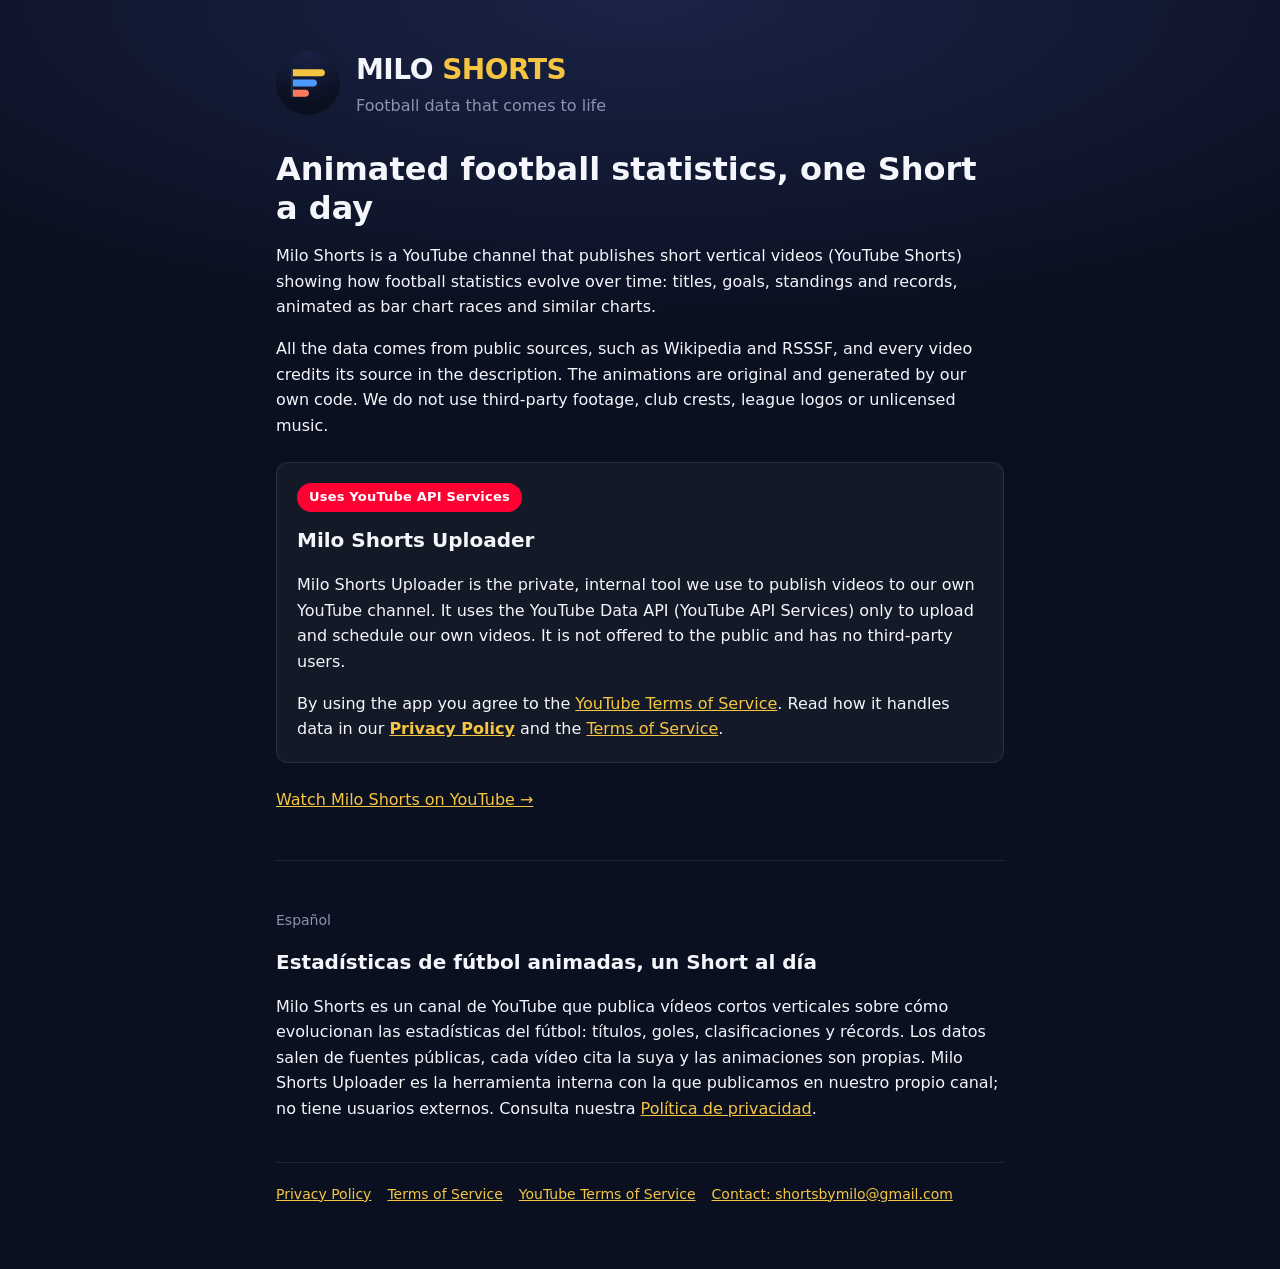
<file: index.html>
<!doctype html>
<html lang="en">
<head>
<meta charset="utf-8">
<meta name="viewport" content="width=device-width, initial-scale=1">
<title>Milo Shorts</title>
<meta name="description" content="Milo Shorts: original YouTube Shorts that animate football statistics from public sources.">
<link rel="icon" href="avatar.png">
<link rel="stylesheet" href="style.css">
</head>
<body>
<main>
  <header>
    <img src="avatar.png" alt="Milo Shorts logo">
    <div>
      <p class="brand">MILO <span>SHORTS</span></p>
      <p class="tagline">Football data that comes to life</p>
    </div>
  </header>

  <h1>Animated football statistics, one Short a day</h1>
  <p>
    Milo Shorts is a YouTube channel that publishes short vertical videos (YouTube Shorts)
    showing how football statistics evolve over time: titles, goals, standings and records,
    animated as bar chart races and similar charts.
  </p>
  <p>
    All the data comes from public sources, such as Wikipedia and RSSSF, and every video
    credits its source in the description. The animations are original and generated by our own code.
    We do not use third-party footage, club crests, league logos or unlicensed music.
  </p>

  <div class="card">
    <p class="badge">Uses YouTube API Services</p>
    <h2 style="margin-top:0">Milo Shorts Uploader</h2>
    <p>
      Milo Shorts Uploader is the private, internal tool we use to publish videos to our
      own YouTube channel. It uses the YouTube Data API (YouTube API Services) only to
      upload and schedule our own videos. It is not offered to the public and has no
      third-party users.
    </p>
    <p style="margin-bottom:0">
      By using the app you agree to the <a href="https://www.youtube.com/t/terms">YouTube Terms of Service</a>.
      Read how it handles data in our <a href="privacy.html"><strong>Privacy Policy</strong></a>
      and the <a href="terms.html">Terms of Service</a>.
    </p>
  </div>

  <p><a href="https://www.youtube.com/@shortsbymilo">Watch Milo Shorts on YouTube →</a></p>

  <hr>

  <p class="lang">Español</p>
  <h2 style="margin-top:0">Estadísticas de fútbol animadas, un Short al día</h2>
  <p>
    Milo Shorts es un canal de YouTube que publica vídeos cortos verticales sobre cómo evolucionan
    las estadísticas del fútbol: títulos, goles, clasificaciones y récords. Los datos salen de fuentes
    públicas, cada vídeo cita la suya y las animaciones son propias. Milo Shorts Uploader es la
    herramienta interna con la que publicamos en nuestro propio canal; no tiene usuarios externos.
    Consulta nuestra <a href="privacy.html">Política de privacidad</a>.
  </p>

  <nav>
    <a href="privacy.html">Privacy Policy</a>
    <a href="terms.html">Terms of Service</a>
    <a href="https://www.youtube.com/t/terms">YouTube Terms of Service</a>
    <a href="mailto:shortsbymilo@gmail.com">Contact: shortsbymilo@gmail.com</a>
  </nav>
</main>
</body>
</html>
</file>
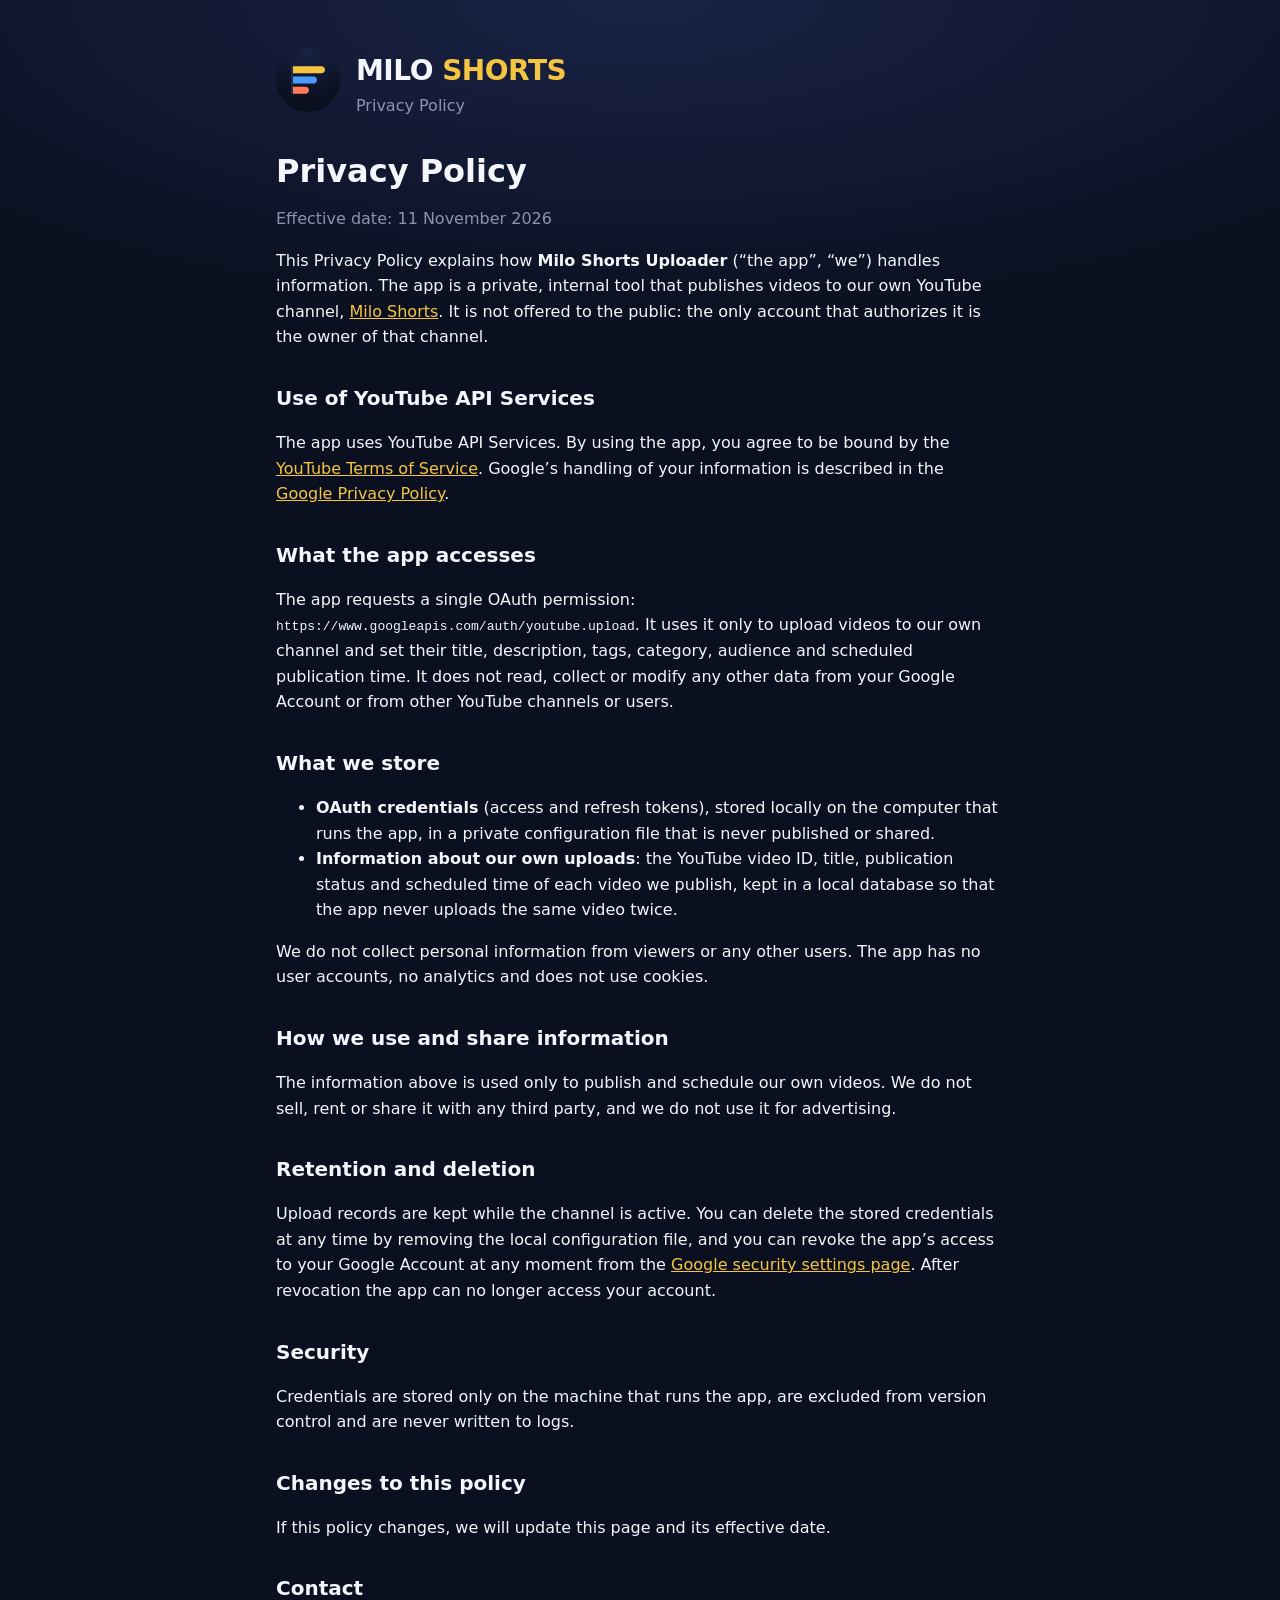
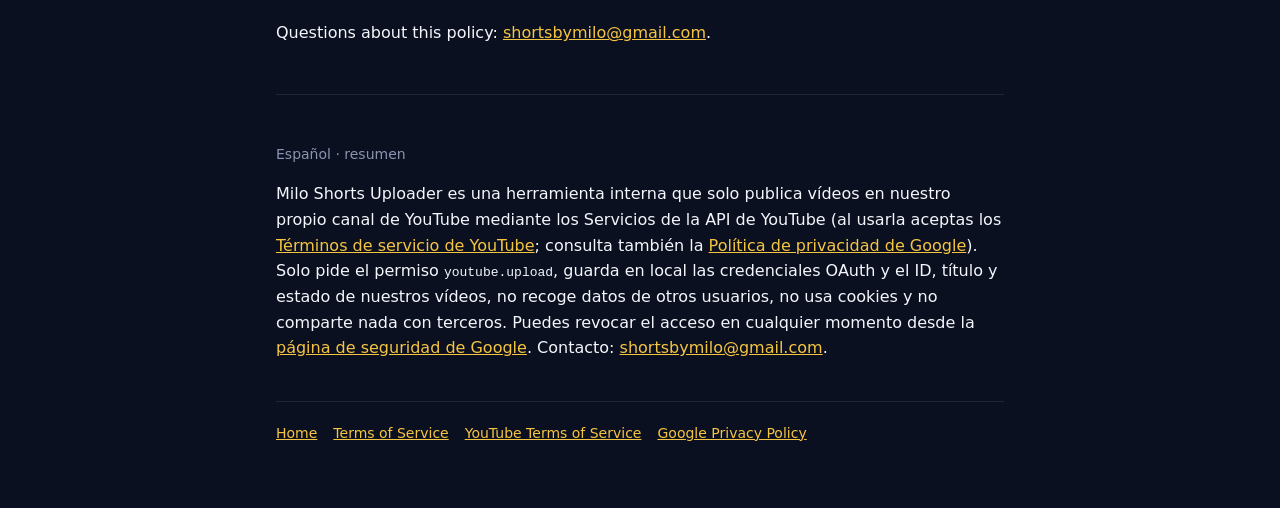
<file: privacy.html>
<!doctype html>
<html lang="en">
<head>
<meta charset="utf-8">
<meta name="viewport" content="width=device-width, initial-scale=1">
<title>Privacy Policy · Milo Shorts</title>
<meta name="description" content="Privacy Policy of Milo Shorts Uploader, the internal tool that publishes videos to the Milo Shorts YouTube channel.">
<link rel="icon" href="avatar.png">
<link rel="stylesheet" href="style.css">
</head>
<body>
<main>
  <header>
    <a href="index.html"><img src="avatar.png" alt="Milo Shorts logo"></a>
    <div>
      <p class="brand">MILO <span>SHORTS</span></p>
      <p class="tagline">Privacy Policy</p>
    </div>
  </header>

  <h1>Privacy Policy</h1>
  <p class="muted">Effective date: 11 November 2026</p>

  <p>
    This Privacy Policy explains how <strong>Milo Shorts Uploader</strong> (“the app”, “we”) handles
    information. The app is a private, internal tool that publishes videos to our own YouTube
    channel, <a href="https://www.youtube.com/@shortsbymilo">Milo Shorts</a>. It is not offered to the
    public: the only account that authorizes it is the owner of that channel.
  </p>

  <h2>Use of YouTube API Services</h2>
  <p>
    The app uses YouTube API Services. By using the app, you agree to be bound by the
    <a href="https://www.youtube.com/t/terms">YouTube Terms of Service</a>. Google’s handling of
    your information is described in the
    <a href="https://policies.google.com/privacy">Google Privacy Policy</a>.
  </p>

  <h2>What the app accesses</h2>
  <p>
    The app requests a single OAuth permission: <code>https://www.googleapis.com/auth/youtube.upload</code>.
    It uses it only to upload videos to our own channel and set their title, description, tags,
    category, audience and scheduled publication time. It does not read, collect or modify any other
    data from your Google Account or from other YouTube channels or users.
  </p>

  <h2>What we store</h2>
  <ul>
    <li><strong>OAuth credentials</strong> (access and refresh tokens), stored locally on the computer that runs the app, in a private configuration file that is never published or shared.</li>
    <li><strong>Information about our own uploads</strong>: the YouTube video ID, title, publication status and scheduled time of each video we publish, kept in a local database so that the app never uploads the same video twice.</li>
  </ul>
  <p>We do not collect personal information from viewers or any other users. The app has no user accounts, no analytics and does not use cookies.</p>

  <h2>How we use and share information</h2>
  <p>
    The information above is used only to publish and schedule our own videos. We do not sell,
    rent or share it with any third party, and we do not use it for advertising.
  </p>

  <h2>Retention and deletion</h2>
  <p>
    Upload records are kept while the channel is active. You can delete the stored credentials at any
    time by removing the local configuration file, and you can revoke the app’s access to your Google
    Account at any moment from the
    <a href="https://security.google.com/settings/security/permissions">Google security settings page</a>.
    After revocation the app can no longer access your account.
  </p>

  <h2>Security</h2>
  <p>
    Credentials are stored only on the machine that runs the app, are excluded from version control and
    are never written to logs.
  </p>

  <h2>Changes to this policy</h2>
  <p>If this policy changes, we will update this page and its effective date.</p>

  <h2>Contact</h2>
  <p>Questions about this policy: <a href="mailto:shortsbymilo@gmail.com">shortsbymilo@gmail.com</a>.</p>

  <hr>

  <p class="lang">Español · resumen</p>
  <p>
    Milo Shorts Uploader es una herramienta interna que solo publica vídeos en nuestro propio canal de
    YouTube mediante los Servicios de la API de YouTube (al usarla aceptas los
    <a href="https://www.youtube.com/t/terms">Términos de servicio de YouTube</a>; consulta también la
    <a href="https://policies.google.com/privacy">Política de privacidad de Google</a>). Solo pide el
    permiso <code>youtube.upload</code>, guarda en local las credenciales OAuth y el ID, título y estado de
    nuestros vídeos, no recoge datos de otros usuarios, no usa cookies y no comparte nada con terceros.
    Puedes revocar el acceso en cualquier momento desde la
    <a href="https://security.google.com/settings/security/permissions">página de seguridad de Google</a>.
    Contacto: <a href="mailto:shortsbymilo@gmail.com">shortsbymilo@gmail.com</a>.
  </p>

  <nav>
    <a href="index.html">Home</a>
    <a href="terms.html">Terms of Service</a>
    <a href="https://www.youtube.com/t/terms">YouTube Terms of Service</a>
    <a href="https://policies.google.com/privacy">Google Privacy Policy</a>
  </nav>
</main>
</body>
</html>
</file>
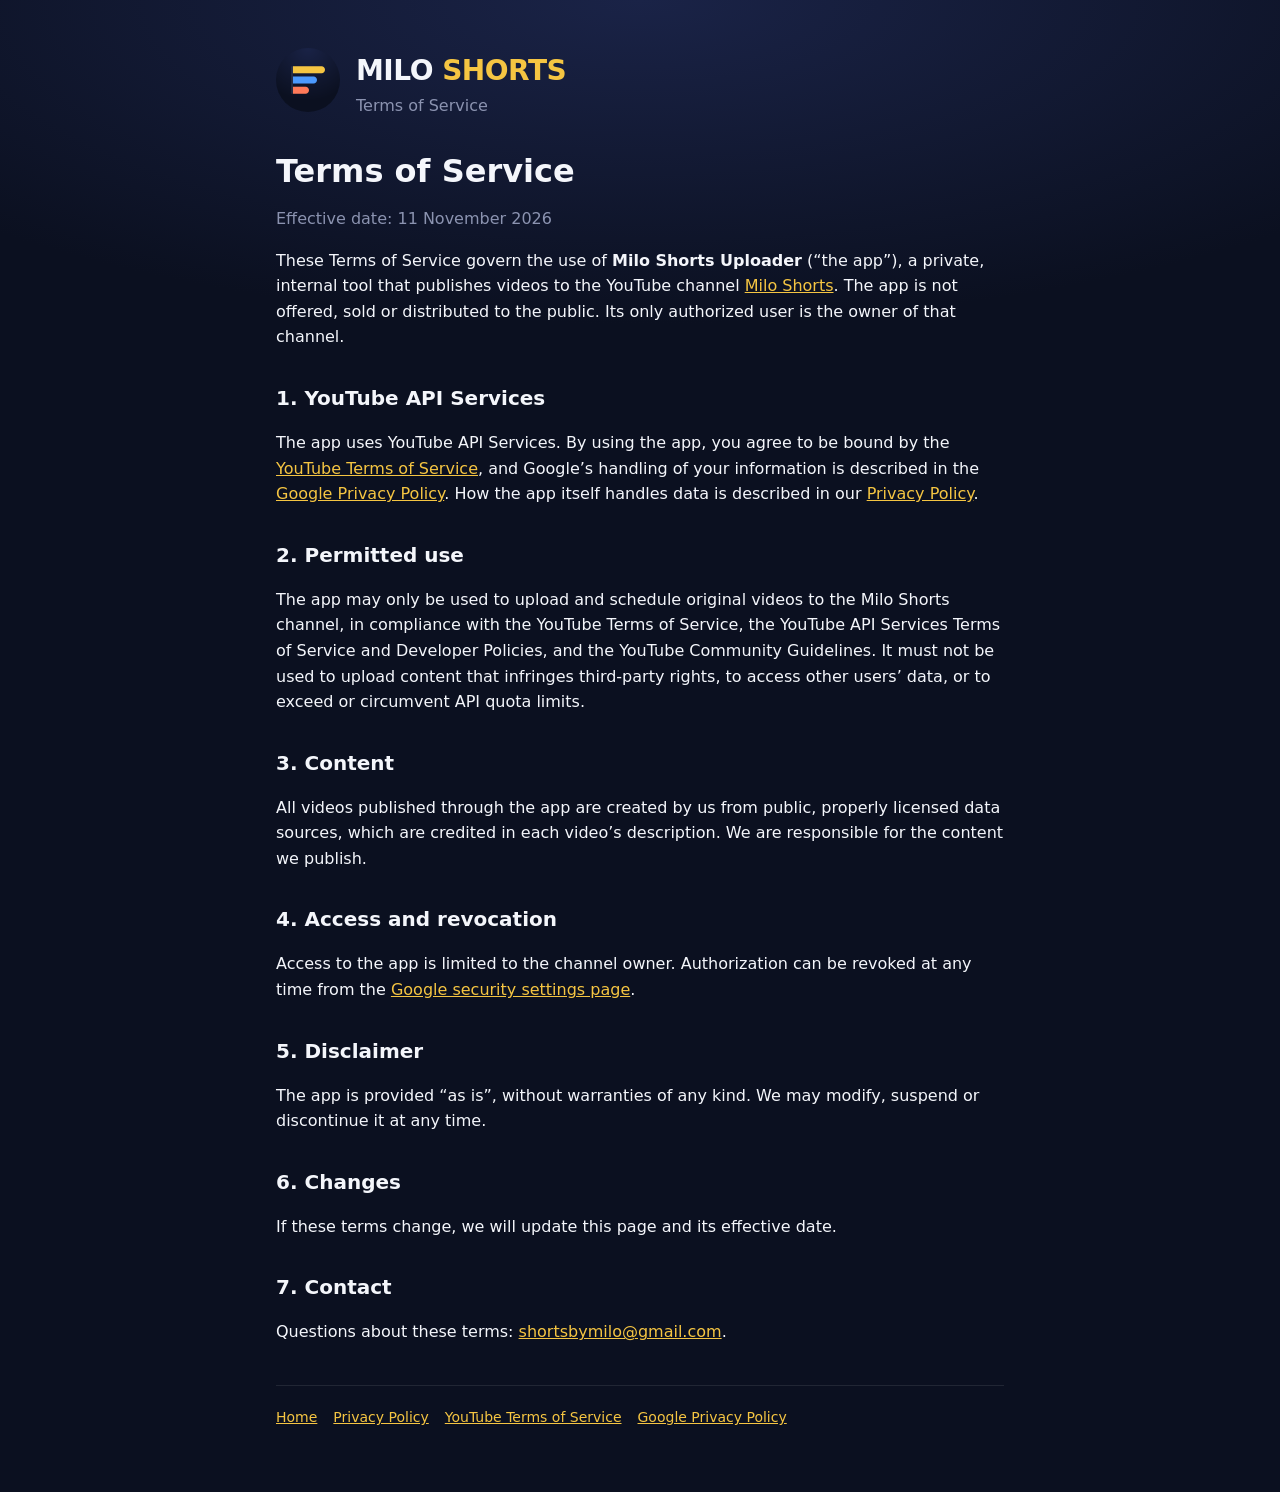
<file: terms.html>
<!doctype html>
<html lang="en">
<head>
<meta charset="utf-8">
<meta name="viewport" content="width=device-width, initial-scale=1">
<title>Terms of Service · Milo Shorts</title>
<meta name="description" content="Terms of Service of Milo Shorts Uploader, the internal tool that publishes videos to the Milo Shorts YouTube channel.">
<link rel="icon" href="avatar.png">
<link rel="stylesheet" href="style.css">
</head>
<body>
<main>
  <header>
    <a href="index.html"><img src="avatar.png" alt="Milo Shorts logo"></a>
    <div>
      <p class="brand">MILO <span>SHORTS</span></p>
      <p class="tagline">Terms of Service</p>
    </div>
  </header>

  <h1>Terms of Service</h1>
  <p class="muted">Effective date: 11 November 2026</p>

  <p>
    These Terms of Service govern the use of <strong>Milo Shorts Uploader</strong> (“the app”), a private,
    internal tool that publishes videos to the YouTube channel
    <a href="https://www.youtube.com/@shortsbymilo">Milo Shorts</a>. The app is not offered, sold or
    distributed to the public. Its only authorized user is the owner of that channel.
  </p>

  <h2>1. YouTube API Services</h2>
  <p>
    The app uses YouTube API Services. By using the app, you agree to be bound by the
    <a href="https://www.youtube.com/t/terms">YouTube Terms of Service</a>, and Google’s handling of your
    information is described in the <a href="https://policies.google.com/privacy">Google Privacy Policy</a>.
    How the app itself handles data is described in our <a href="privacy.html">Privacy Policy</a>.
  </p>

  <h2>2. Permitted use</h2>
  <p>
    The app may only be used to upload and schedule original videos to the Milo Shorts channel, in compliance
    with the YouTube Terms of Service, the YouTube API Services Terms of Service and Developer Policies, and
    the YouTube Community Guidelines. It must not be used to upload content that infringes third-party rights,
    to access other users’ data, or to exceed or circumvent API quota limits.
  </p>

  <h2>3. Content</h2>
  <p>
    All videos published through the app are created by us from public, properly licensed data sources, which
    are credited in each video’s description. We are responsible for the content we publish.
  </p>

  <h2>4. Access and revocation</h2>
  <p>
    Access to the app is limited to the channel owner. Authorization can be revoked at any time from the
    <a href="https://security.google.com/settings/security/permissions">Google security settings page</a>.
  </p>

  <h2>5. Disclaimer</h2>
  <p>
    The app is provided “as is”, without warranties of any kind. We may modify, suspend or discontinue it at
    any time.
  </p>

  <h2>6. Changes</h2>
  <p>If these terms change, we will update this page and its effective date.</p>

  <h2>7. Contact</h2>
  <p>Questions about these terms: <a href="mailto:shortsbymilo@gmail.com">shortsbymilo@gmail.com</a>.</p>

  <nav>
    <a href="index.html">Home</a>
    <a href="privacy.html">Privacy Policy</a>
    <a href="https://www.youtube.com/t/terms">YouTube Terms of Service</a>
    <a href="https://policies.google.com/privacy">Google Privacy Policy</a>
  </nav>
</main>
</body>
</html>
</file>
<file: style.css>
:root {
  --bg: #0B1020;
  --bg-2: #1A2347;
  --text: #F4F6FB;
  --muted: #8B93B0;
  --accent: #F5C542;
  --card: rgba(255, 255, 255, 0.04);
  --line: rgba(255, 255, 255, 0.09);
}

* { box-sizing: border-box; }

body {
  margin: 0;
  font-family: 'Inter', 'Segoe UI', system-ui, sans-serif;
  background: radial-gradient(120% 60% at 50% 0%, var(--bg-2) 0%, var(--bg) 60%) fixed, var(--bg);
  color: var(--text);
  line-height: 1.6;
}

main { max-width: 760px; margin: 0 auto; padding: 48px 16px 64px; }

header { display: flex; align-items: center; gap: 16px; margin-bottom: 32px; }
header img { width: 64px; height: 64px; border-radius: 50%; }
header .brand { font-size: 28px; font-weight: 900; letter-spacing: -0.5px; margin: 0; }
header .brand span { color: var(--accent); }
header .tagline { margin: 0; color: var(--muted); }

h1 { font-size: 32px; line-height: 1.2; margin: 0 0 8px; }
h2 { font-size: 20px; margin: 32px 0 8px; }
p, li { color: var(--text); }
.muted { color: var(--muted); }
a { color: var(--accent); }
code, a { overflow-wrap: anywhere; }

.card { background: var(--card); border: 1px solid var(--line); border-radius: 12px; padding: 20px; margin: 24px 0; }

nav { display: flex; flex-wrap: wrap; gap: 16px; margin-top: 40px; padding-top: 20px; border-top: 1px solid var(--line); font-size: 14px; }

.badge {
  display: inline-block; margin: 0 0 12px; padding: 4px 12px; border-radius: 999px;
  background: #FF0033; color: #FFFFFF; font-size: 13px; font-weight: 700; letter-spacing: 0.2px;
}

.lang { font-size: 14px; color: var(--muted); }
hr { border: 0; border-top: 1px solid var(--line); margin: 48px 0; }
</file>
